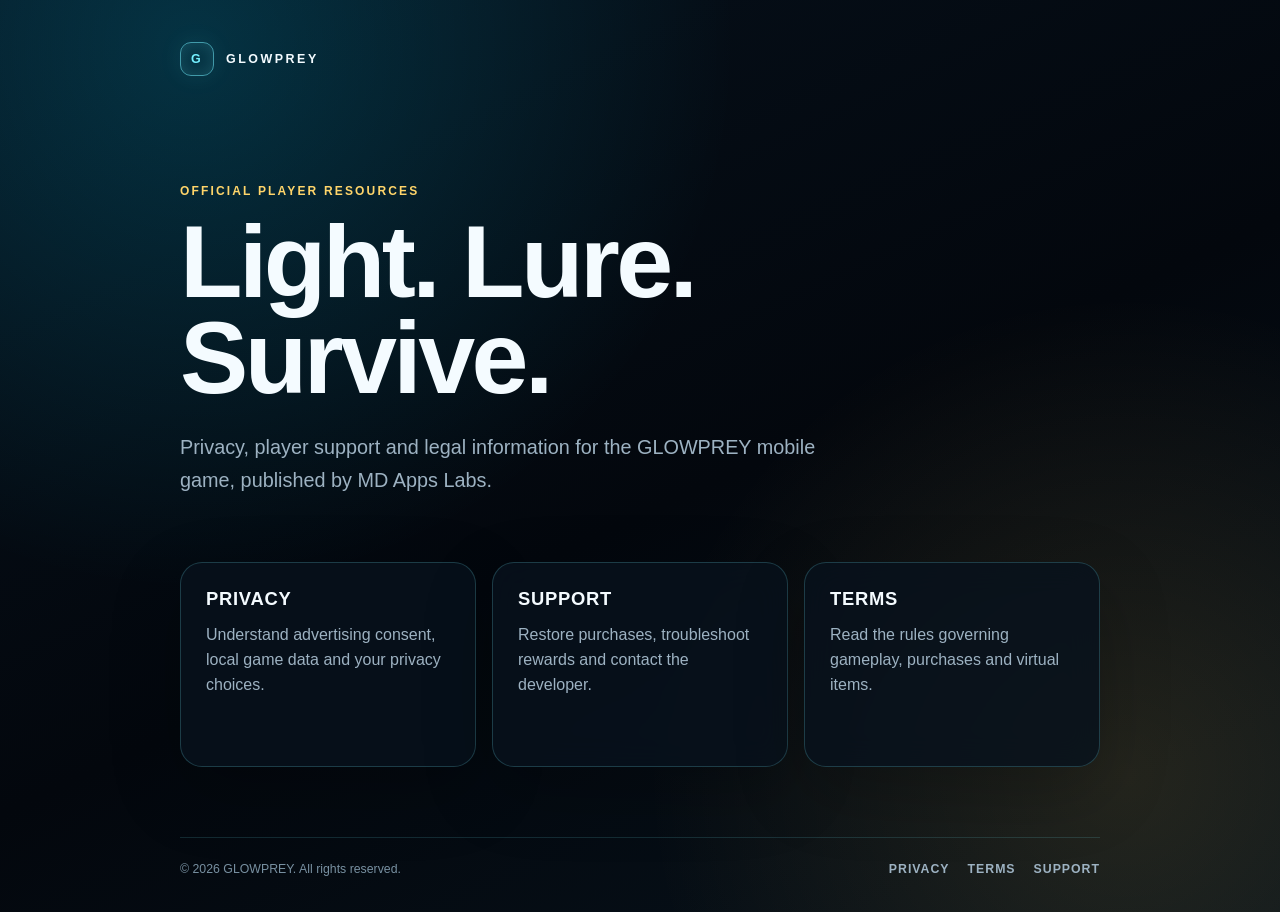
<file: index.html>
<!doctype html>
<html lang="en">
<head>
  <meta charset="utf-8">
  <meta name="viewport" content="width=device-width, initial-scale=1">
  <meta name="theme-color" content="#03070d">
  <meta name="description" content="Official privacy, support and legal information for GLOWPREY.">
  <link rel="icon" href="/favicon.svg" type="image/svg+xml">
  <link rel="stylesheet" href="/styles.css">
  <link rel="canonical" href="https://glowprey.github.io/">
  <title>GLOWPREY — Official information</title>
</head>
<body>
  <main class="shell">
    <a class="brand" href="/" aria-label="GLOWPREY home"><span class="brand-mark">G</span>GLOWPREY</a>
    <header class="hero">
      <p class="eyebrow">Official player resources</p>
      <h1>Light. Lure.<br>Survive.</h1>
      <p class="lead">Privacy, player support and legal information for the GLOWPREY mobile game, published by MD Apps Labs.</p>
    </header>
    <section class="grid" aria-label="Player resources">
      <a class="card" href="/privacy/"><strong>Privacy</strong><span>Understand advertising consent, local game data and your privacy choices.</span></a>
      <a class="card" href="/support/"><strong>Support</strong><span>Restore purchases, troubleshoot rewards and contact the developer.</span></a>
      <a class="card" href="/terms/"><strong>Terms</strong><span>Read the rules governing gameplay, purchases and virtual items.</span></a>
    </section>
    <footer>
      <span>© 2026 GLOWPREY. All rights reserved.</span>
      <nav class="footer-links" aria-label="Legal"><a href="/privacy/">Privacy</a><a href="/terms/">Terms</a><a href="/support/">Support</a></nav>
    </footer>
  </main>
</body>
</html>
</file>
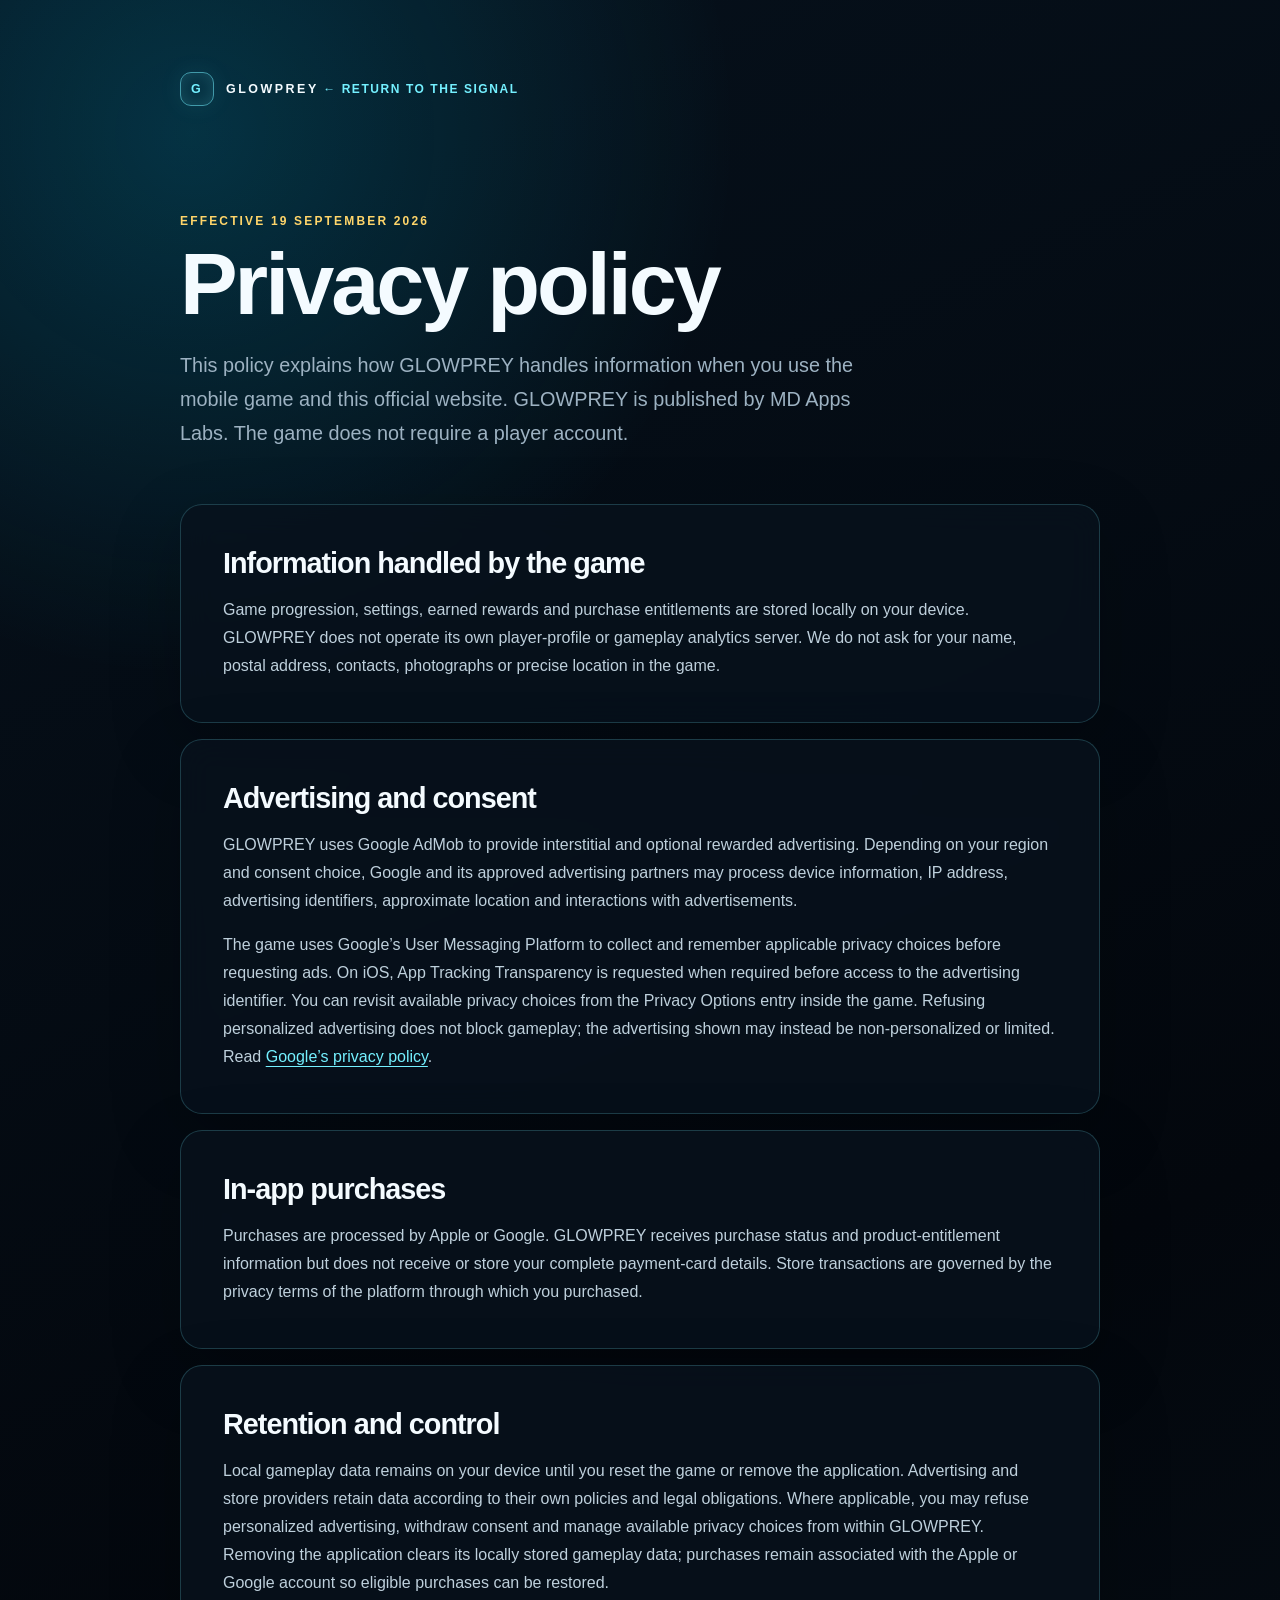
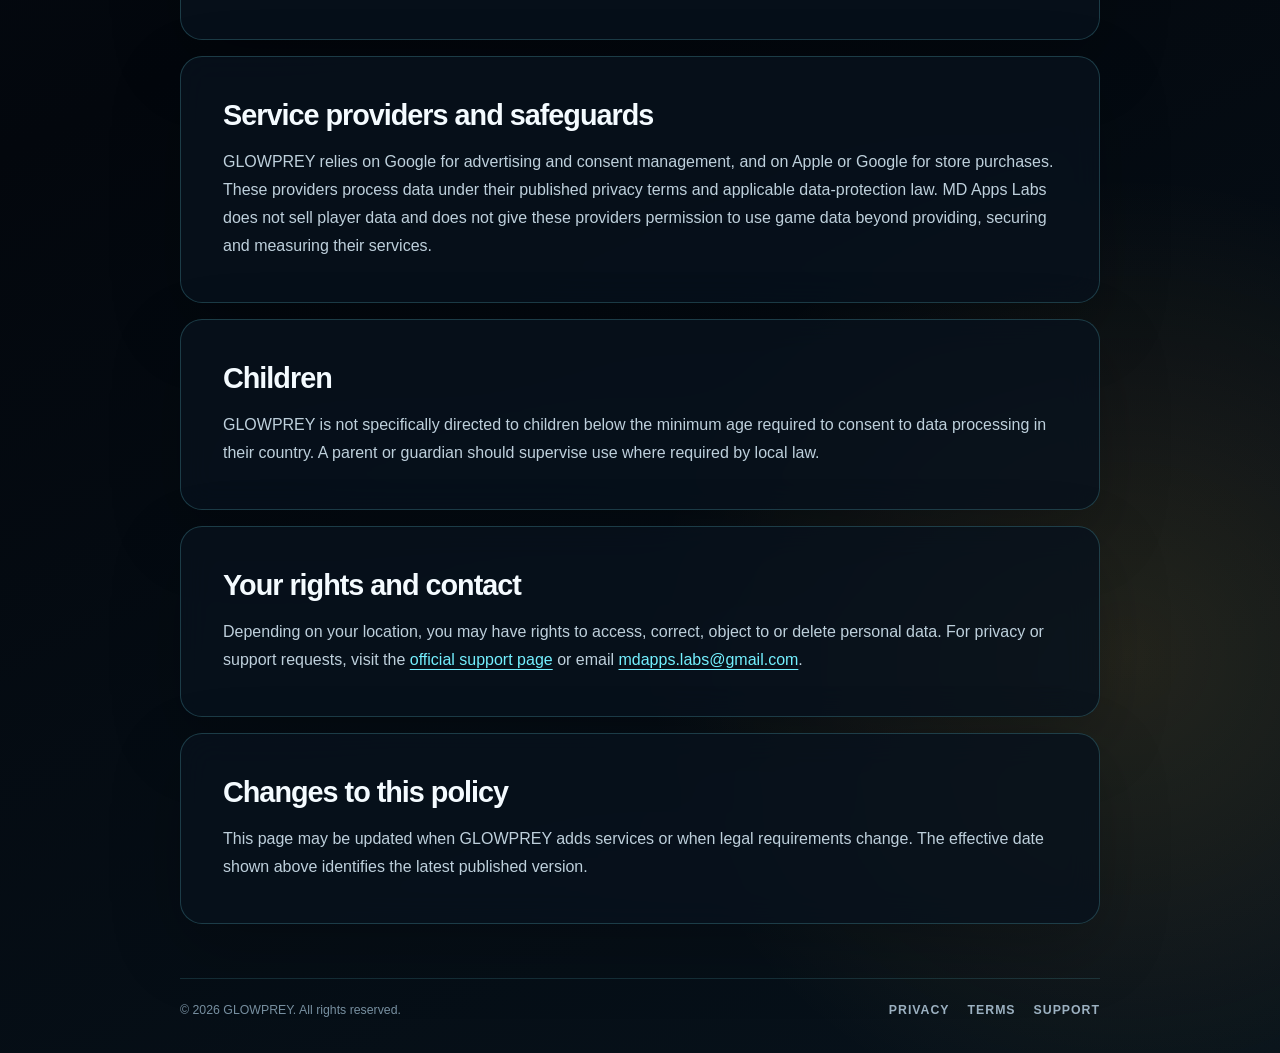
<file: privacy/index.html>
<!doctype html>
<html lang="en">
<head>
  <meta charset="utf-8">
  <meta name="viewport" content="width=device-width, initial-scale=1">
  <meta name="theme-color" content="#03070d">
  <meta name="description" content="Privacy policy for the GLOWPREY mobile game.">
  <link rel="icon" href="/favicon.svg" type="image/svg+xml">
  <link rel="stylesheet" href="/styles.css">
  <link rel="canonical" href="https://glowprey.github.io/privacy/">
  <title>Privacy policy — GLOWPREY</title>
</head>
<body>
  <main class="shell page">
    <a class="brand" href="/" aria-label="GLOWPREY home"><span class="brand-mark">G</span>GLOWPREY</a>
    <a class="return" href="/">← RETURN TO THE SIGNAL</a>
    <header class="hero">
      <p class="eyebrow">Effective 19 September 2026</p>
      <h1>Privacy policy</h1>
      <p class="lead">This policy explains how GLOWPREY handles information when you use the mobile game and this official website. GLOWPREY is published by MD Apps Labs. The game does not require a player account.</p>
    </header>

    <section class="section"><h2>Information handled by the game</h2><p>Game progression, settings, earned rewards and purchase entitlements are stored locally on your device. GLOWPREY does not operate its own player-profile or gameplay analytics server. We do not ask for your name, postal address, contacts, photographs or precise location in the game.</p></section>

    <section class="section"><h2>Advertising and consent</h2><p>GLOWPREY uses Google AdMob to provide interstitial and optional rewarded advertising. Depending on your region and consent choice, Google and its approved advertising partners may process device information, IP address, advertising identifiers, approximate location and interactions with advertisements.</p><p>The game uses Google’s User Messaging Platform to collect and remember applicable privacy choices before requesting ads. On iOS, App Tracking Transparency is requested when required before access to the advertising identifier. You can revisit available privacy choices from the Privacy Options entry inside the game. Refusing personalized advertising does not block gameplay; the advertising shown may instead be non-personalized or limited. Read <a href="https://policies.google.com/privacy">Google’s privacy policy</a>.</p></section>

    <section class="section"><h2>In-app purchases</h2><p>Purchases are processed by Apple or Google. GLOWPREY receives purchase status and product-entitlement information but does not receive or store your complete payment-card details. Store transactions are governed by the privacy terms of the platform through which you purchased.</p></section>

    <section class="section"><h2>Retention and control</h2><p>Local gameplay data remains on your device until you reset the game or remove the application. Advertising and store providers retain data according to their own policies and legal obligations. Where applicable, you may refuse personalized advertising, withdraw consent and manage available privacy choices from within GLOWPREY. Removing the application clears its locally stored gameplay data; purchases remain associated with the Apple or Google account so eligible purchases can be restored.</p></section>

    <section class="section"><h2>Service providers and safeguards</h2><p>GLOWPREY relies on Google for advertising and consent management, and on Apple or Google for store purchases. These providers process data under their published privacy terms and applicable data-protection law. MD Apps Labs does not sell player data and does not give these providers permission to use game data beyond providing, securing and measuring their services.</p></section>

    <section class="section"><h2>Children</h2><p>GLOWPREY is not specifically directed to children below the minimum age required to consent to data processing in their country. A parent or guardian should supervise use where required by local law.</p></section>

    <section class="section"><h2>Your rights and contact</h2><p>Depending on your location, you may have rights to access, correct, object to or delete personal data. For privacy or support requests, visit the <a href="/support/">official support page</a> or email <a href="mailto:mdapps.labs@gmail.com">mdapps.labs@gmail.com</a>.</p></section>

    <section class="section"><h2>Changes to this policy</h2><p>This page may be updated when GLOWPREY adds services or when legal requirements change. The effective date shown above identifies the latest published version.</p></section>

    <footer><span>© 2026 GLOWPREY. All rights reserved.</span><nav class="footer-links" aria-label="Legal"><a href="/privacy/">Privacy</a><a href="/terms/">Terms</a><a href="/support/">Support</a></nav></footer>
  </main>
</body>
</html>
</file>
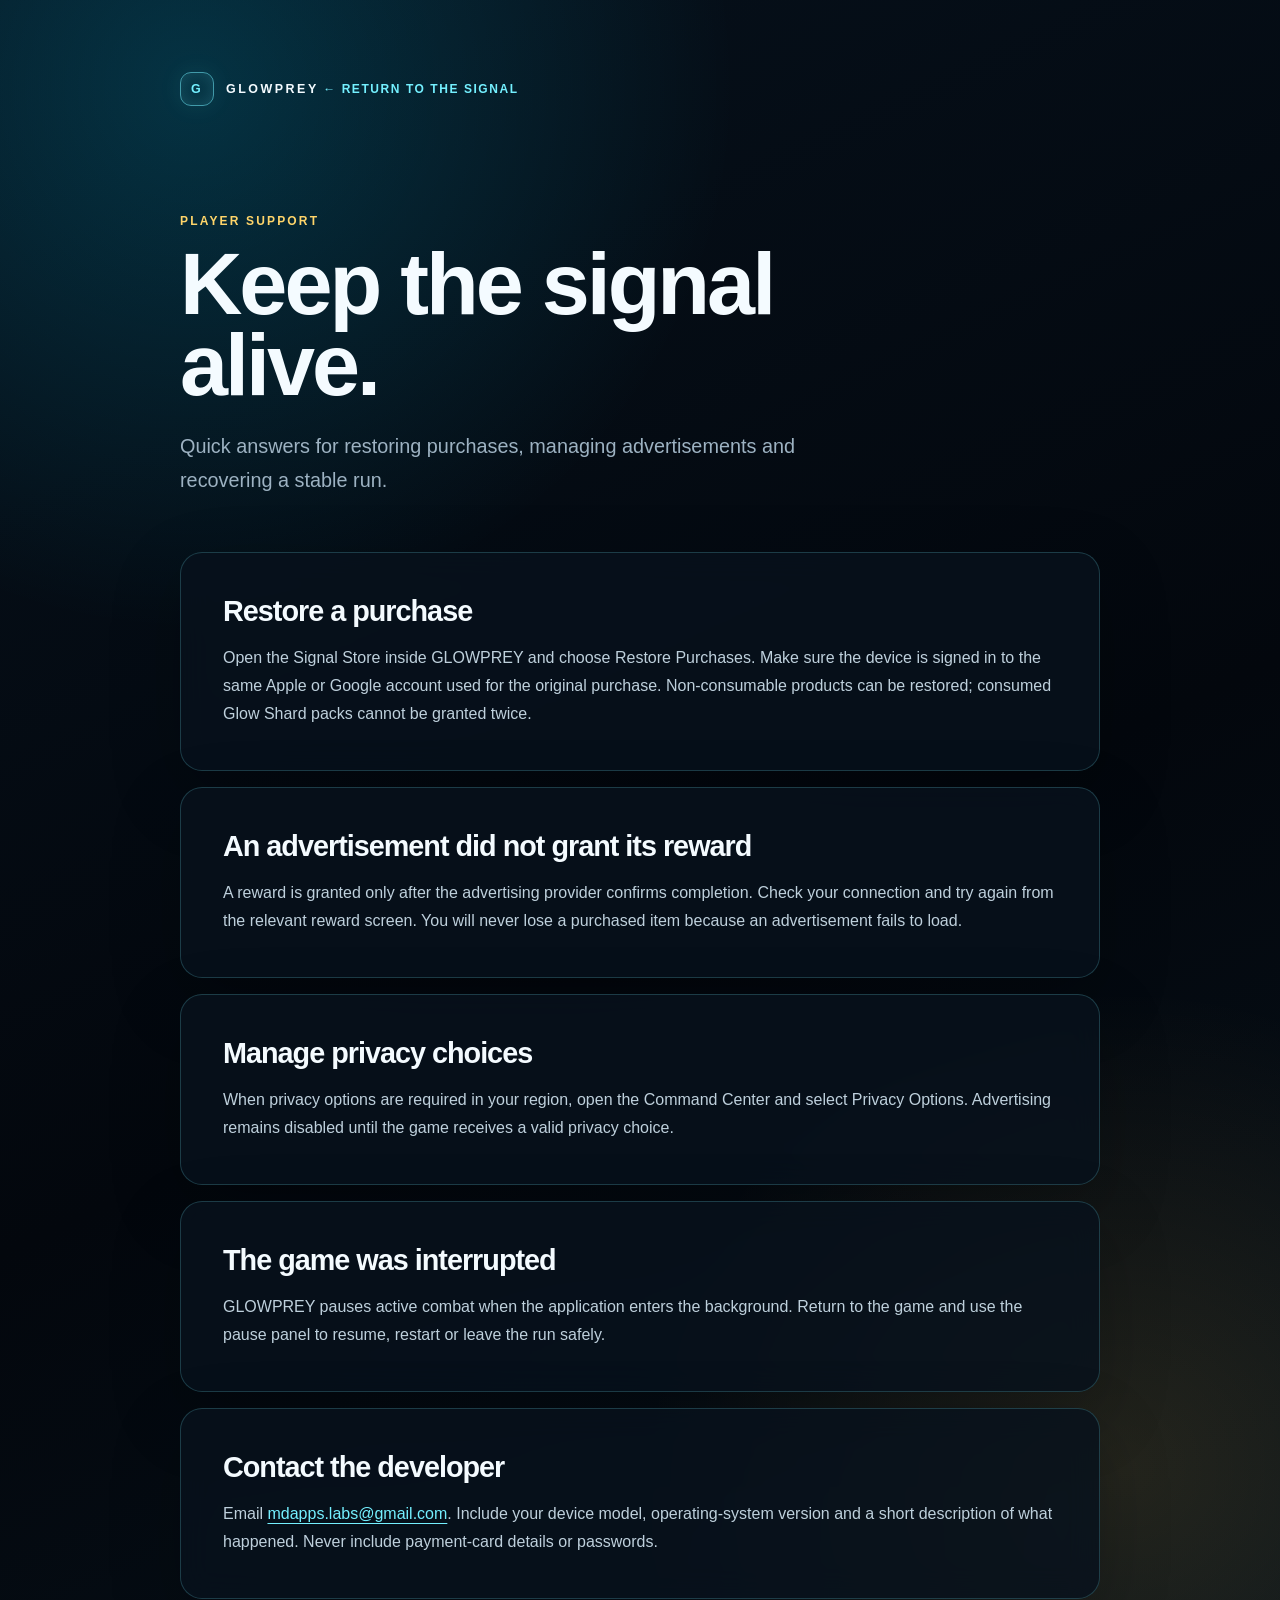
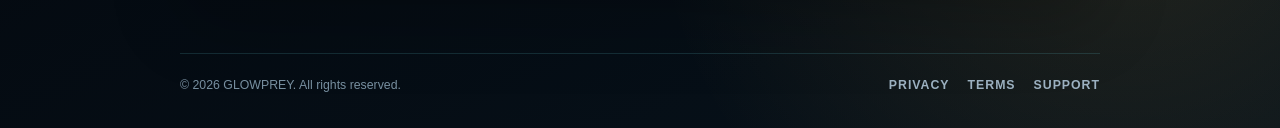
<file: support/index.html>
<!doctype html>
<html lang="en">
<head>
  <meta charset="utf-8">
  <meta name="viewport" content="width=device-width, initial-scale=1">
  <meta name="theme-color" content="#03070d">
  <meta name="description" content="Official player support for GLOWPREY.">
  <link rel="icon" href="/favicon.svg" type="image/svg+xml">
  <link rel="stylesheet" href="/styles.css">
  <link rel="canonical" href="https://glowprey.github.io/support/">
  <title>Player support — GLOWPREY</title>
</head>
<body>
  <main class="shell page">
    <a class="brand" href="/" aria-label="GLOWPREY home"><span class="brand-mark">G</span>GLOWPREY</a>
    <a class="return" href="/">← RETURN TO THE SIGNAL</a>
    <header class="hero">
      <p class="eyebrow">Player support</p>
      <h1>Keep the signal alive.</h1>
      <p class="lead">Quick answers for restoring purchases, managing advertisements and recovering a stable run.</p>
    </header>

    <section class="section"><h2>Restore a purchase</h2><p>Open the Signal Store inside GLOWPREY and choose Restore Purchases. Make sure the device is signed in to the same Apple or Google account used for the original purchase. Non-consumable products can be restored; consumed Glow Shard packs cannot be granted twice.</p></section>

    <section class="section"><h2>An advertisement did not grant its reward</h2><p>A reward is granted only after the advertising provider confirms completion. Check your connection and try again from the relevant reward screen. You will never lose a purchased item because an advertisement fails to load.</p></section>

    <section class="section"><h2>Manage privacy choices</h2><p>When privacy options are required in your region, open the Command Center and select Privacy Options. Advertising remains disabled until the game receives a valid privacy choice.</p></section>

    <section class="section"><h2>The game was interrupted</h2><p>GLOWPREY pauses active combat when the application enters the background. Return to the game and use the pause panel to resume, restart or leave the run safely.</p></section>

    <section class="section"><h2>Contact the developer</h2><p>Email <a href="mailto:mdapps.labs@gmail.com">mdapps.labs@gmail.com</a>. Include your device model, operating-system version and a short description of what happened. Never include payment-card details or passwords.</p></section>

    <footer><span>© 2026 GLOWPREY. All rights reserved.</span><nav class="footer-links" aria-label="Legal"><a href="/privacy/">Privacy</a><a href="/terms/">Terms</a><a href="/support/">Support</a></nav></footer>
  </main>
</body>
</html>
</file>
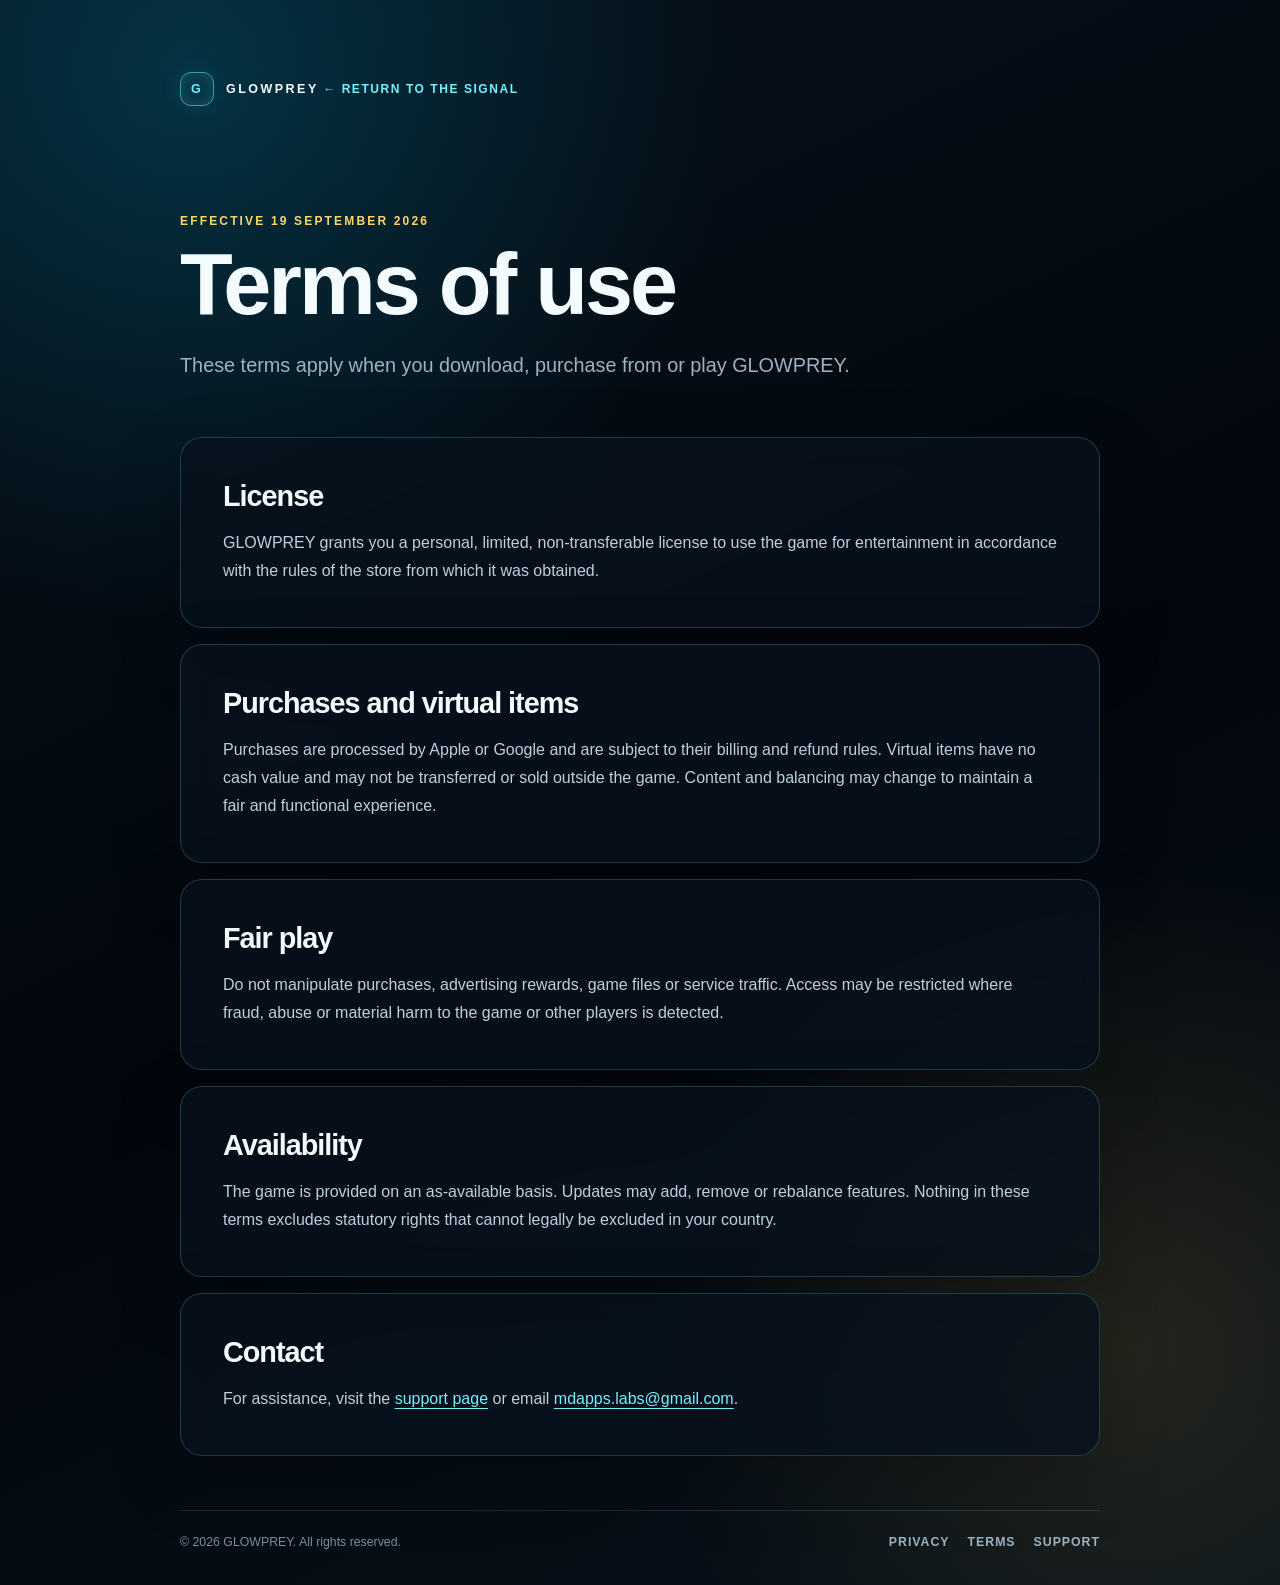
<file: terms/index.html>
<!doctype html>
<html lang="en">
<head>
  <meta charset="utf-8">
  <meta name="viewport" content="width=device-width, initial-scale=1">
  <meta name="theme-color" content="#03070d">
  <meta name="description" content="Terms of use for the GLOWPREY mobile game.">
  <link rel="icon" href="/favicon.svg" type="image/svg+xml">
  <link rel="stylesheet" href="/styles.css">
  <link rel="canonical" href="https://glowprey.github.io/terms/">
  <title>Terms of use — GLOWPREY</title>
</head>
<body>
  <main class="shell page">
    <a class="brand" href="/" aria-label="GLOWPREY home"><span class="brand-mark">G</span>GLOWPREY</a>
    <a class="return" href="/">← RETURN TO THE SIGNAL</a>
    <header class="hero">
      <p class="eyebrow">Effective 19 September 2026</p>
      <h1>Terms of use</h1>
      <p class="lead">These terms apply when you download, purchase from or play GLOWPREY.</p>
    </header>

    <section class="section"><h2>License</h2><p>GLOWPREY grants you a personal, limited, non-transferable license to use the game for entertainment in accordance with the rules of the store from which it was obtained.</p></section>

    <section class="section"><h2>Purchases and virtual items</h2><p>Purchases are processed by Apple or Google and are subject to their billing and refund rules. Virtual items have no cash value and may not be transferred or sold outside the game. Content and balancing may change to maintain a fair and functional experience.</p></section>

    <section class="section"><h2>Fair play</h2><p>Do not manipulate purchases, advertising rewards, game files or service traffic. Access may be restricted where fraud, abuse or material harm to the game or other players is detected.</p></section>

    <section class="section"><h2>Availability</h2><p>The game is provided on an as-available basis. Updates may add, remove or rebalance features. Nothing in these terms excludes statutory rights that cannot legally be excluded in your country.</p></section>

    <section class="section"><h2>Contact</h2><p>For assistance, visit the <a href="/support/">support page</a> or email <a href="mailto:mdapps.labs@gmail.com">mdapps.labs@gmail.com</a>.</p></section>

    <footer><span>© 2026 GLOWPREY. All rights reserved.</span><nav class="footer-links" aria-label="Legal"><a href="/privacy/">Privacy</a><a href="/terms/">Terms</a><a href="/support/">Support</a></nav></footer>
  </main>
</body>
</html>
</file>
<file: styles.css>
:root {
  color-scheme: dark;
  --bg: #03070d;
  --panel: rgba(8, 18, 29, 0.82);
  --line: rgba(116, 240, 255, 0.2);
  --cyan: #74f0ff;
  --gold: #ffd56a;
  --text: #f4fbff;
  --muted: #9db2c2;
}

* {
  box-sizing: border-box;
}

html {
  min-height: 100%;
  background: var(--bg);
}

body {
  min-height: 100vh;
  margin: 0;
  color: var(--text);
  font-family: Inter, ui-sans-serif, -apple-system, BlinkMacSystemFont, "Segoe UI", sans-serif;
  background:
    radial-gradient(circle at 15% 5%, rgba(0, 210, 255, 0.18), transparent 34rem),
    radial-gradient(circle at 88% 85%, rgba(255, 196, 73, 0.12), transparent 30rem),
    linear-gradient(155deg, #06111c 0%, var(--bg) 54%, #07121b 100%);
}

body::before {
  position: fixed;
  inset: 0;
  z-index: -1;
  content: "";
  opacity: 0.18;
  background-image:
    linear-gradient(rgba(116, 240, 255, 0.08) 1px, transparent 1px),
    linear-gradient(90deg, rgba(116, 240, 255, 0.08) 1px, transparent 1px);
  background-size: 42px 42px;
  mask-image: linear-gradient(to bottom, black, transparent 85%);
}

a {
  color: var(--cyan);
  text-underline-offset: 0.22em;
}

a:hover,
a:focus-visible {
  color: #c7faff;
}

.shell {
  width: min(920px, calc(100% - 36px));
  margin: 0 auto;
  padding: 42px 0 32px;
}

.brand {
  display: inline-flex;
  align-items: center;
  gap: 12px;
  color: var(--text);
  font-size: 0.78rem;
  font-weight: 900;
  letter-spacing: 0.2em;
  text-decoration: none;
}

.brand-mark {
  display: grid;
  width: 34px;
  height: 34px;
  place-items: center;
  border: 1px solid rgba(116, 240, 255, 0.55);
  border-radius: 11px;
  color: var(--cyan);
  box-shadow: inset 0 0 18px rgba(116, 240, 255, 0.16), 0 0 24px rgba(116, 240, 255, 0.08);
}

.hero {
  padding: clamp(58px, 10vw, 108px) 0 54px;
}

.eyebrow {
  margin: 0 0 16px;
  color: var(--gold);
  font-size: 0.75rem;
  font-weight: 850;
  letter-spacing: 0.18em;
  text-transform: uppercase;
}

h1,
h2 {
  margin: 0;
  font-family: "Arial Black", Inter, ui-sans-serif, sans-serif;
  letter-spacing: -0.035em;
}

h1 {
  max-width: 780px;
  font-size: clamp(2.8rem, 8vw, 6.6rem);
  line-height: 0.94;
}

.page h1 {
  font-size: clamp(2.5rem, 7vw, 5.4rem);
}

.lead {
  max-width: 680px;
  margin: 24px 0 0;
  color: var(--muted);
  font-size: clamp(1.05rem, 2vw, 1.24rem);
  line-height: 1.7;
}

.grid {
  display: grid;
  grid-template-columns: repeat(3, 1fr);
  gap: 16px;
  margin: 10px 0 70px;
}

.card,
.section {
  border: 1px solid var(--line);
  background: var(--panel);
  box-shadow: 0 24px 70px rgba(0, 0, 0, 0.22);
  backdrop-filter: blur(16px);
}

.card {
  min-height: 205px;
  padding: 25px;
  border-radius: 22px;
  color: var(--text);
  text-decoration: none;
  transition: transform 160ms ease, border-color 160ms ease, background 160ms ease;
}

.card:hover,
.card:focus-visible {
  transform: translateY(-4px);
  border-color: rgba(116, 240, 255, 0.62);
  background: rgba(10, 28, 43, 0.92);
}

.card strong {
  display: block;
  margin-bottom: 13px;
  font-size: 1.15rem;
  letter-spacing: 0.04em;
  text-transform: uppercase;
}

.card span {
  color: var(--muted);
  line-height: 1.55;
}

.section {
  margin: 0 0 16px;
  padding: clamp(24px, 5vw, 42px);
  border-radius: 22px;
}

.section h2 {
  margin-bottom: 16px;
  font-size: clamp(1.25rem, 3vw, 1.8rem);
}

.section p,
.section li {
  color: #bed0dc;
  font-size: 1rem;
  line-height: 1.75;
}

.section p:last-child {
  margin-bottom: 0;
}

.section ul {
  margin: 0;
  padding-left: 1.2rem;
}

.return {
  display: inline-block;
  margin-top: 40px;
  font-size: 0.75rem;
  font-weight: 850;
  letter-spacing: 0.13em;
  text-decoration: none;
}

footer {
  display: flex;
  align-items: center;
  justify-content: space-between;
  gap: 24px;
  margin-top: 54px;
  padding: 24px 0 4px;
  border-top: 1px solid rgba(116, 240, 255, 0.14);
  color: #7890a1;
  font-size: 0.77rem;
}

.footer-links {
  display: flex;
  flex-wrap: wrap;
  gap: 18px;
}

.footer-links a {
  color: #9db2c2;
  font-weight: 700;
  letter-spacing: 0.08em;
  text-decoration: none;
  text-transform: uppercase;
}

@media (max-width: 720px) {
  .shell {
    width: min(100% - 26px, 920px);
    padding-top: 26px;
  }

  .grid {
    grid-template-columns: 1fr;
  }

  .card {
    min-height: 0;
  }

  footer {
    align-items: flex-start;
    flex-direction: column;
  }
}

@media (prefers-reduced-motion: reduce) {
  *,
  *::before,
  *::after {
    scroll-behavior: auto !important;
    transition: none !important;
  }
}
</file>
